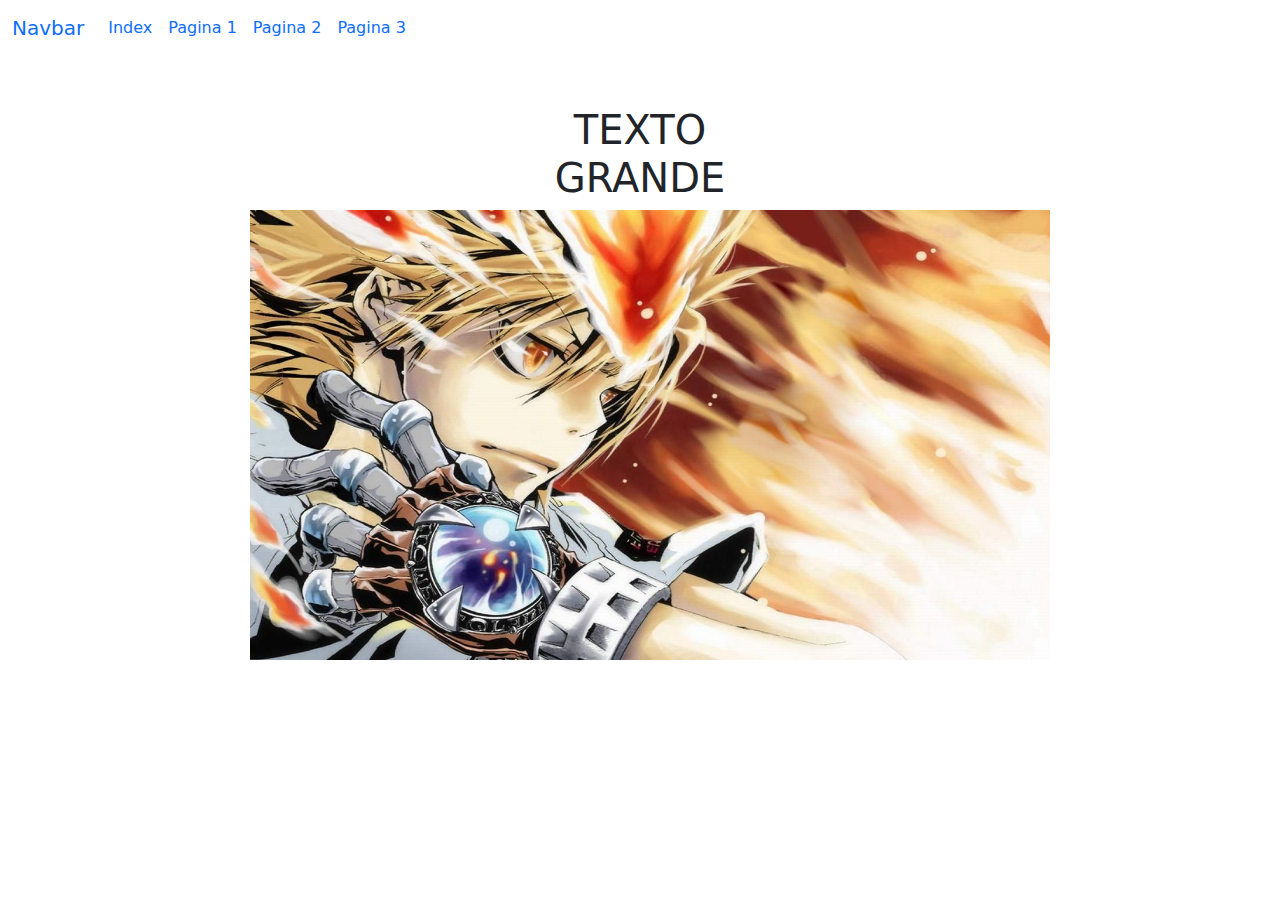
<file: index.html>
<!DOCTYPE html>
<html lang="en">
<head>
    <meta charset="UTF-8">
    <meta name="viewport" content="width=device-width, initial-scale=1.0">
    <title>Index</title>
    <link rel="stylesheet" href="css/bootstrap.min.css">
<link rel="stylesheet" href="css/ind.css">
</head>
<body>

    <nav class="navbar navbar-expand-lg bg-body-tertiary">
        <div class="container-fluid">
          <a class="navbar-brand" href="#">Navbar</a>
          <button class="navbar-toggler" type="button" data-bs-toggle="collapse" data-bs-target="#navbarNav" aria-controls="navbarNav" aria-expanded="false" aria-label="Toggle navigation">
            <span class="navbar-toggler-icon"></span>
          </button>
          <div class="collapse navbar-collapse" id="navbarNav">
            <ul class="navbar-nav">
              <li class="nav-item">
                <a class="nav-link active" aria-current="page" href="index.html">Index</a>
              </li>
              <li class="nav-item">
                <a class="nav-link active" aria-current="page" href="pagina1.html">Pagina 1</a>
              </li>
              <li class="nav-item">
                <a class="nav-link" href="pagina2.html">Pagina 2</a>
              </li>
              <li class="nav-item">
                <a class="nav-link" href="pagina3.html">Pagina 3</a>
              </li>
            </ul>
          </div>
        </div>
      </nav>

      <section class="cont">
<h1>TEXTO GRANDE</h1>
 <img src="tsuna.jpg" alt="imagen" width="800px" class="im"  >

</section>

    
</body>
</html>
</file>
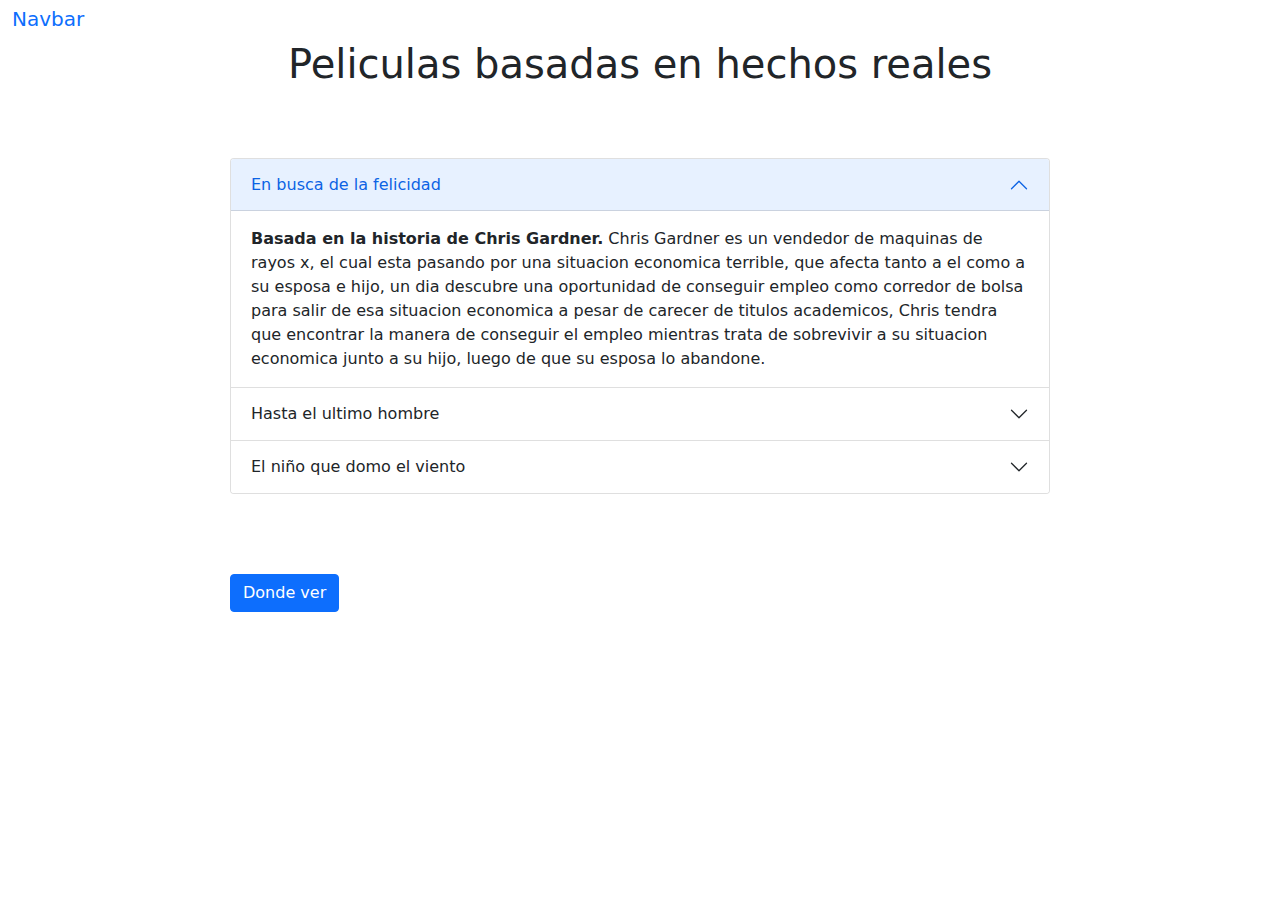
<file: pagina1.html>
<!DOCTYPE html>
<html lang="en">
<head>
    <meta charset="UTF-8">
    <meta name="viewport" content="width=device-width, initial-scale=1.0">
    <title>Pagina 1</title>
    <link rel="stylesheet" href="css/bootstrap.min.css">
    <link rel="stylesheet" href="css/ind.css">
</head>
<body>
  <nav class=    <nav class="navbar navbar-expand-lg bg-body-tertiary">
    <div class="container-fluid">
      <a class="navbar-brand" href="#">Navbar</a>
      <button class="navbar-toggler" type="button" data-bs-toggle="collapse" data-bs-target="#navbarNav" aria-controls="navbarNav" aria-expanded="false" aria-label="Toggle navigation">
        <span class="navbar-toggler-icon"></span>
      </button>
      <div class="collapse navbar-collapse" id="navbarNav">
        <ul class="navbar-nav">
          <li class="nav-item">
            <a class="nav-link active" aria-current="page" href="index.html">Index</a>
          </li>
          <li class="nav-item">
            <a class="nav-link active" aria-current="page" href="pagina1.html">Pagina 1</a>
          </li>
          <li class="nav-item">
            <a class="nav-link" href="pagina2.html">Pagina 2</a>
          </li>
          <li class="nav-item">
            <a class="nav-link" href="pagina3.html">Pagina 3</a>
          </li>
        </ul>
      </div>
    </div>
  </nav>



<h1>Peliculas basadas en hechos reales</h1>
<section class="cont2">

  <div class="accordion" id="accordionExample">
  <div class="accordion-item">
    <h2 class="accordion-header">
      <button class="accordion-button" type="button" data-bs-toggle="collapse" data-bs-target="#collapseOne" aria-expanded="true" aria-controls="collapseOne">
        En busca de la felicidad
      </button>
    </h2>
    <div id="collapseOne" class="accordion-collapse collapse show" data-bs-parent="#accordionExample">
      <div class="accordion-body">
        <strong>Basada en la historia de Chris Gardner.</strong> Chris Gardner es un vendedor de maquinas de rayos x, el cual esta pasando por una situacion economica terrible, que afecta tanto a el como a su esposa e hijo, un dia descubre una oportunidad de conseguir empleo como corredor de bolsa para salir de esa situacion economica a pesar de carecer de titulos academicos, Chris tendra que encontrar la manera de conseguir el empleo mientras trata de sobrevivir a su situacion economica junto a su hijo, luego de que su esposa lo abandone.
      </div>
    </div>
  </div>
  <div class="accordion-item">
    <h2 class="accordion-header">
      <button class="accordion-button collapsed" type="button" data-bs-toggle="collapse" data-bs-target="#collapseTwo" aria-expanded="false" aria-controls="collapseTwo">
        Hasta el ultimo hombre
      </button>
    </h2>
    <div id="collapseTwo" class="accordion-collapse collapse" data-bs-parent="#accordionExample">
      <div class="accordion-body">
        <strong>Basada en la historia de Desmond Doss.</strong> Desmond Doss es un chico judio muy creyente el cual se enlista en el ejercito como medico y objetor de consciencia para ayudar a su pais en la segunda guerra mundial, salvando a mas de 75 soldados sin portar ni usar ninguna sola arma.  
      </div>
    </div>
  </div>
  <div class="accordion-item">
    <h2 class="accordion-header">
      <button class="accordion-button collapsed" type="button" data-bs-toggle="collapse" data-bs-target="#collapseThree" aria-expanded="false" aria-controls="collapseThree">
        El niño que domo el viento
      </button>
    </h2>
    <div id="collapseThree" class="accordion-collapse collapse" data-bs-parent="#accordionExample">
      <div class="accordion-body">
        <strong>Basada en la historia de William Kamkwamba.</strong> William Kamkwamba es un chico residente de malawai, africa, donde al igual que todos, su forma de vida esta por debajo de los estandares de otros paises, hasta que un dia una hambruna acecha a su pueblo, sin ayuda del gobierno corrupto, William emprende la idea de construir una maquina que logre dar electricidad para sacar agua de las profundidades y poder sembrar cosecha para sobrevivir.
      </div>
    </div>
  </div>
</div>



</section>

<section class="con15">
  <!-- Button trigger modal -->
<button type="button" class="btn btn-primary" data-bs-toggle="modal" data-bs-target="#staticBackdrop">
 Donde ver
</button>

<!-- Modal -->
<div class="modal fade" id="staticBackdrop" data-bs-backdrop="static" data-bs-keyboard="false" tabindex="-1" aria-labelledby="staticBackdropLabel" aria-hidden="true">
  <div class="modal-dialog">
    <div class="modal-content">
      <div class="modal-header">
        <h1 class="modal-title fs-5" id="staticBackdropLabel">Plataformas</h1>
        <button type="button" class="btn-close" data-bs-dismiss="modal" aria-label="Close"></button>
      </div>
      <div class="modal-body">
        <ul>
<li>En busca de la felicidad: Netflix, Claro-Video, Max, Amazon Prime, Youtube, Google Play Peliculas</li>
<li>Hasta el ultimo hombre: Max, Amazon Prime, Youtube</li>
<li>El niño que domo el viento: Netflix(Exclusivo)</li>
        </ul>
      </div>
      <div class="modal-footer">
        <button type="button" class="btn btn-secondary" data-bs-dismiss="modal">Cerrar</button>
        <button type="button" class="btn btn-primary">Entendido</button>
      </div>
    </div>
  </div>
</div>
</section>




<script src="css/bootstrap.bundle.min.js"></script>
</body>
</html>
</file>
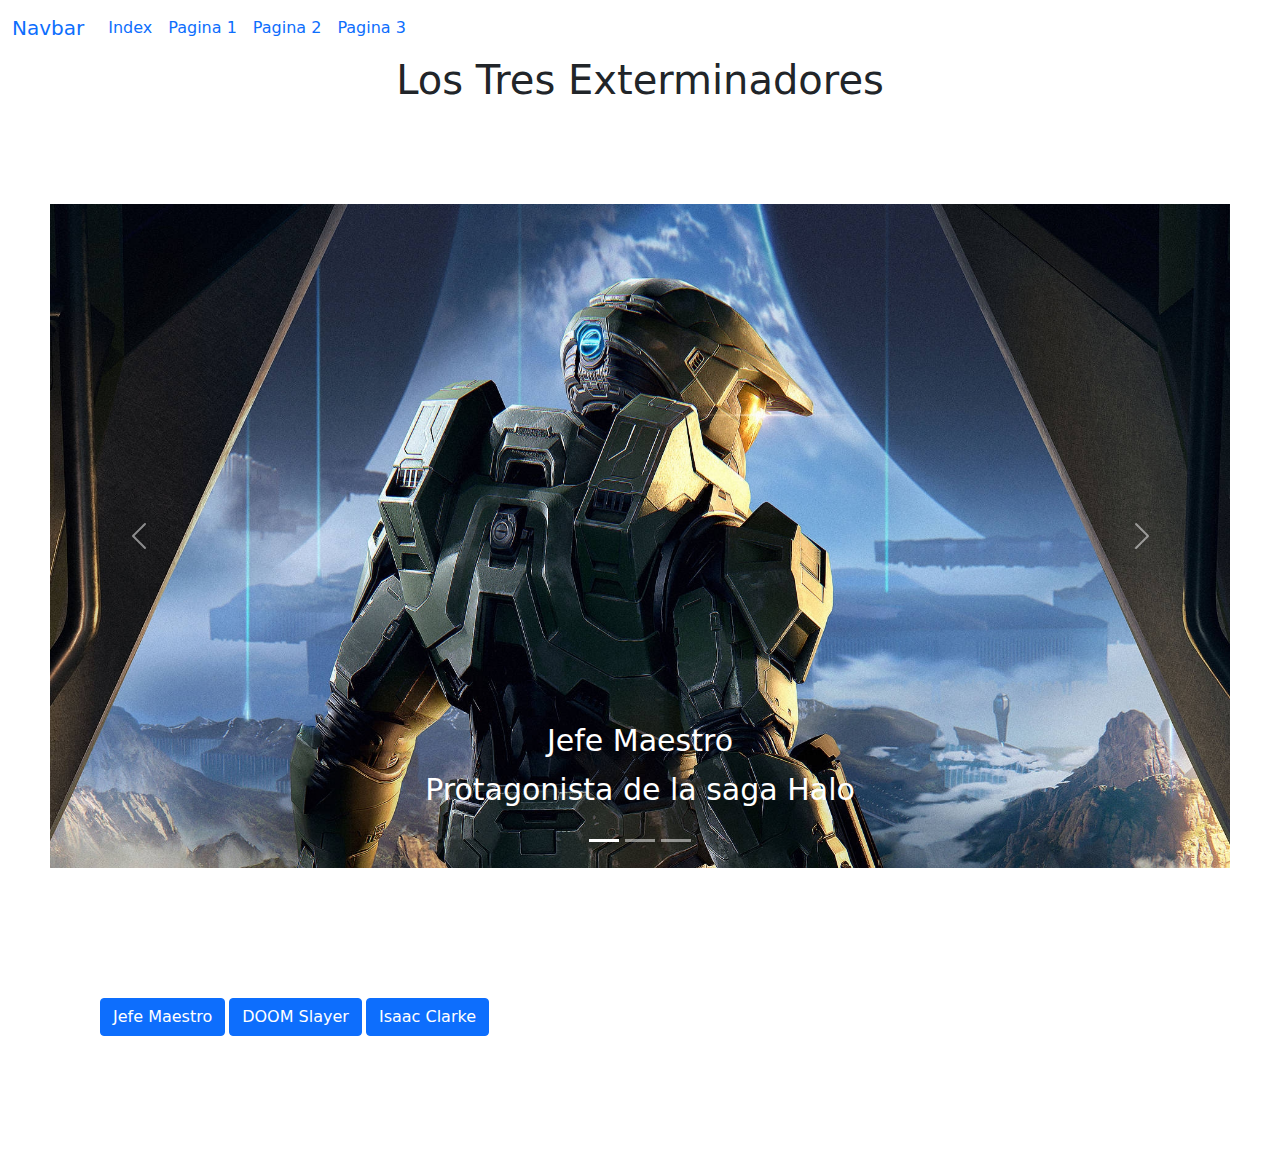
<file: pagina2.html>
<!DOCTYPE html>
<html lang="en">
<head>
    <meta charset="UTF-8">
    <meta name="viewport" content="width=device-width, initial-scale=1.0">
    <title>Pagina 2</title>
    <link rel="stylesheet" href="css/bootstrap.min.css">
    <link rel="stylesheet" href="css/ind.css">
</head>
<body>

  <nav class="navbar navbar-expand-lg bg-body-tertiary">
    <div class="container-fluid">
      <a class="navbar-brand" href="#">Navbar</a>
      <button class="navbar-toggler" type="button" data-bs-toggle="collapse" data-bs-target="#navbarNav" aria-controls="navbarNav" aria-expanded="false" aria-label="Toggle navigation">
        <span class="navbar-toggler-icon"></span>
      </button>
      <div class="collapse navbar-collapse" id="navbarNav">
        <ul class="navbar-nav">
          <li class="nav-item">
            <a class="nav-link active" aria-current="page" href="index.html">Index</a>
          </li>
          <li class="nav-item">
            <a class="nav-link active" aria-current="page" href="pagina1.html">Pagina 1</a>
          </li>
          <li class="nav-item">
            <a class="nav-link" href="pagina2.html">Pagina 2</a>
          </li>
          <li class="nav-item">
            <a class="nav-link" href="pagina3.html">Pagina 3</a>
          </li>
        </ul>
      </div>
    </div>
  </nav>
<h1>Los Tres Exterminadores</h1>
      <section class="cont3">
  
        <div id="carouselExampleCaptions" class="carousel slide">
          <div class="carousel-indicators">
            <button type="button" data-bs-target="#carouselExampleCaptions" data-bs-slide-to="0" class="active" aria-current="true" aria-label="Slide 1"></button>
            <button type="button" data-bs-target="#carouselExampleCaptions" data-bs-slide-to="1" aria-label="Slide 2"></button>
            <button type="button" data-bs-target="#carouselExampleCaptions" data-bs-slide-to="2" aria-label="Slide 3"></button>
          </div>
          <div class="carousel-inner">
            <div class="carousel-item active">
              <img src="master.jpg" class="d-block w-100" alt="Master">
              <div class="carousel-caption d-none d-md-block">
                <h5 class="tit">Jefe Maestro</h5>
                <p class="desp">Protagonista de la saga Halo</p>
              </div>
            </div>
            <div class="carousel-item">
              <img src="doom.jpeg" class="d-block w-100" alt="Doom">
              <div class="carousel-caption d-none d-md-block">
                <h5 class="tit">DOOM Slayer</h5>
                <p class="desp">Protagonista de la saga DOOM</p>
              </div>
            </div>
            <div class="carousel-item">
              <img src="isaac.jpg" class="d-block w-100" alt="Isaac">
              <div class="carousel-caption d-none d-md-block">
                <h5 class="tit">Isaac Clarke</h5>
                <p class="desp">Protagonista de la trilogia Dead Space</p>
              </div>
            </div>
          </div>
          <button class="carousel-control-prev" type="button" data-bs-target="#carouselExampleCaptions" data-bs-slide="prev">
            <span class="carousel-control-prev-icon" aria-hidden="true"></span>
            <span class="visually-hidden">Previous</span>
          </button>
          <button class="carousel-control-next" type="button" data-bs-target="#carouselExampleCaptions" data-bs-slide="next">
            <span class="carousel-control-next-icon" aria-hidden="true"></span>
            <span class="visually-hidden">Next</span>
          </button>
        </div>



      </section>

   <section class="cont35">
    <p class="d-inline-flex gap-1">
      <a class="btn btn-primary" data-bs-toggle="collapse" href="#multiCollapseExample1" role="button" aria-expanded="false" aria-controls="multiCollapseExample1">Jefe Maestro</a>
      <button class="btn btn-primary" type="button" data-bs-toggle="collapse" data-bs-target="#multiCollapseExample2" aria-expanded="false" aria-controls="multiCollapseExample2">DOOM Slayer</button>
      <button class="btn btn-primary" type="button" data-bs-toggle="collapse" data-bs-target="#multiCollapseExample3" aria-expanded="false" aria-controls="multiCollapseExample3">Isaac Clarke</button>

    </p>
    <div class="row">
      <div class="col">
        <div class="collapse multi-collapse" id="multiCollapseExample1">
          <div class="card card-body" id="car">
            Jefe Maestro, conocido como Jhon 117, es un soldado de la unidad de soldados de elite Spartan de la U.N.S.C, una unidad la cual son supersoldados mejorados fisicamente para la batalla en contra de la raza extraterrestre "Covenant", fue raptado de niño para entrar a este programa, siendo el numero "117" de entre los demas sujetos de prueba, sus resultados fueron tan grandes que fue considerado lider de las unidades Spartan, sus logros hacen que se gane su apodo "Jefe Maestro", que ademas de haber participado en mas de 200 campañas diferentes contra los covenant, se encuentra haber exterminado a la raza parasitaria "Flood", haber evitado que la raza "Forerruner" destruyera la tierra y demas planetas, evitar la activacion de los Halo y con ello la destruccion del Universo etc.
          </div>
        </div>
      </div>
      <div class="col">
        <div class="collapse multi-collapse" id="multiCollapseExample2">
          <div class="card card-body" id="car">
            El DOOM Slayer, antes conocido como DOOM Guy, es un soldado marine de elite, considerado uno de los mejores, el cual un dia fue arrestado en una base espacial de marte por desobedecer ordenes, la base comandada por la U.A.C estaba encargada de hacer experimentos de portales dimensionales entre las lunas de marte, pero un dia de uno de los portales salen Demonios, los cuales empiezan a destruir y asesinar a todo y a todos en la base, Doom Slayer sorprendentemente fue capaz de repeler a todos los demonios hasta llegar a lo que resulto ser "El infierno" y asesino al jefe de la invasion a la base, al regresar siguio matando a Demonios en la tierra hasta matar al llamado "Icono del pecado" salvando a la tierra, aqui empezo su leyenda de Caza-demonios luego de enterarse que los demonios mataron a su mascota conejo "Daisy", jurando matar absolutamente a cada demonio, cosa que empezo a cumplir cuando se quedo en el infierno para evitar que los demonios siguieran invadiendo la tierra luego de que matara a la reina de los demonios, ahi fue cuando una raza llamada los "Mayker" lo encontraron y seleccionaron para ser mejorado con una fuerza equiparable a un Dios, lo cual le permitiria cumplir su promesa en un futuro proximo.
          </div>
        </div>
      </div>
    </div>
    <div class="col">
      <div class="collapse multi-collapse" id="multiCollapseExample3">
        <div class="card card-body" id="car">
          Isaac Clarke, es un ingeniero de la compañia extractora de planetas "CEC", el cual tuvo la mala suerte de que el infierno en la tierra se presentara ante el cuando fue a buscar a su novia "Nicole Breenan" en la primera extractora de planetas la "USG ISHIMURA", la cual habia perdido contacto con las bases desde su visita al planeta "AEGIS VII", Isaac junto con un equipo van a investigar que paso para poder ayudar y arreglar cualquier desperfecto, pero al llegar se topan con gran parte de la tripulacion convertidos en grotescas criaturas conocidas como "Necromorfos", Isaac ingenio su huida aun sin tener entrenamiento militar, uso unas cuentas herramientas de mineria y tras eliminar a una gran cantidad de Necromorfos, reparar varias cosas, sufrir unas perdidas y traiciones, Isaac descubre lo que paso con su novia y lo que ocasiono el brote, devolviendo el artefacto que lo provoco y explotando el planeta mediante el trozo de planeta extraido, lamentablemente su mente no se salvo, por lo que las consecuencias de estar en contacto con ese artefacto, haran que su lucha este lejos de terminar.
      </div>
    </div>
  </div>


   </section>
<script src="css/bootstrap.bundle.min.js"></script>
</body>
</html>
</file>
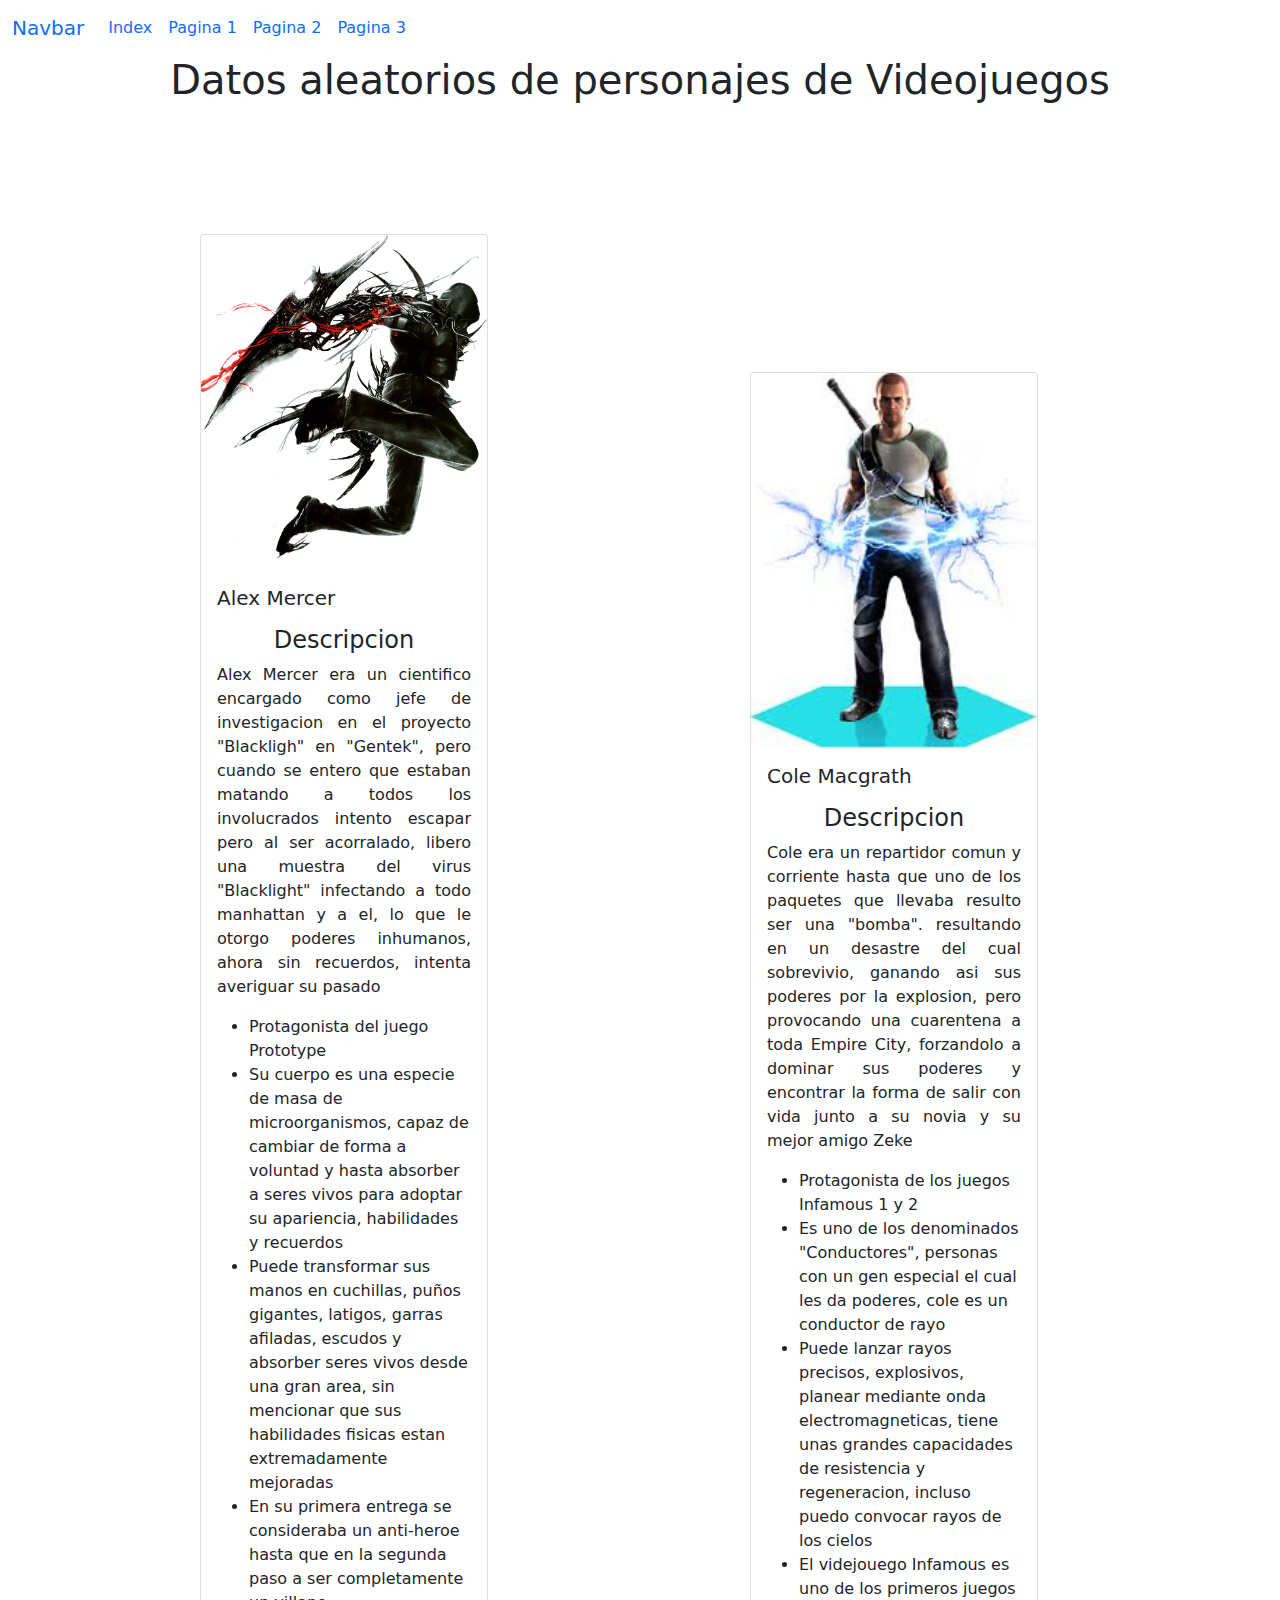
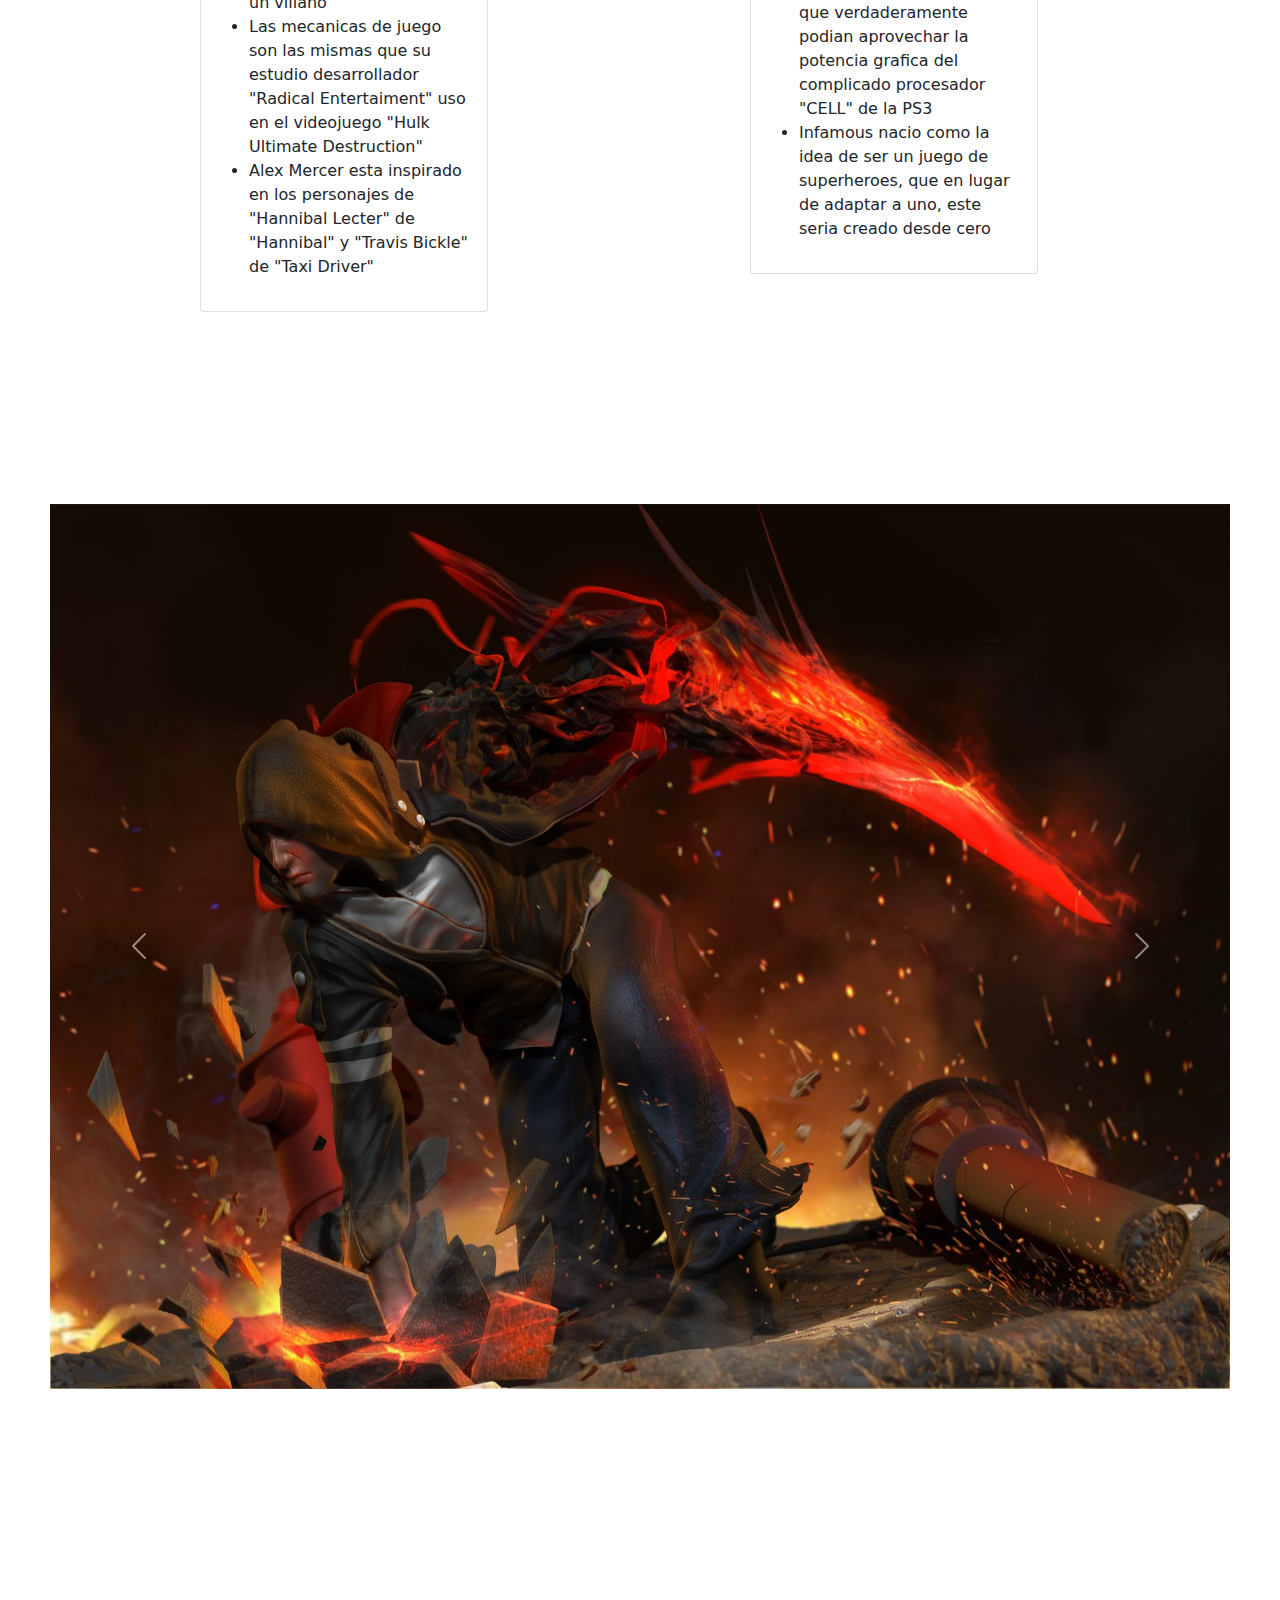
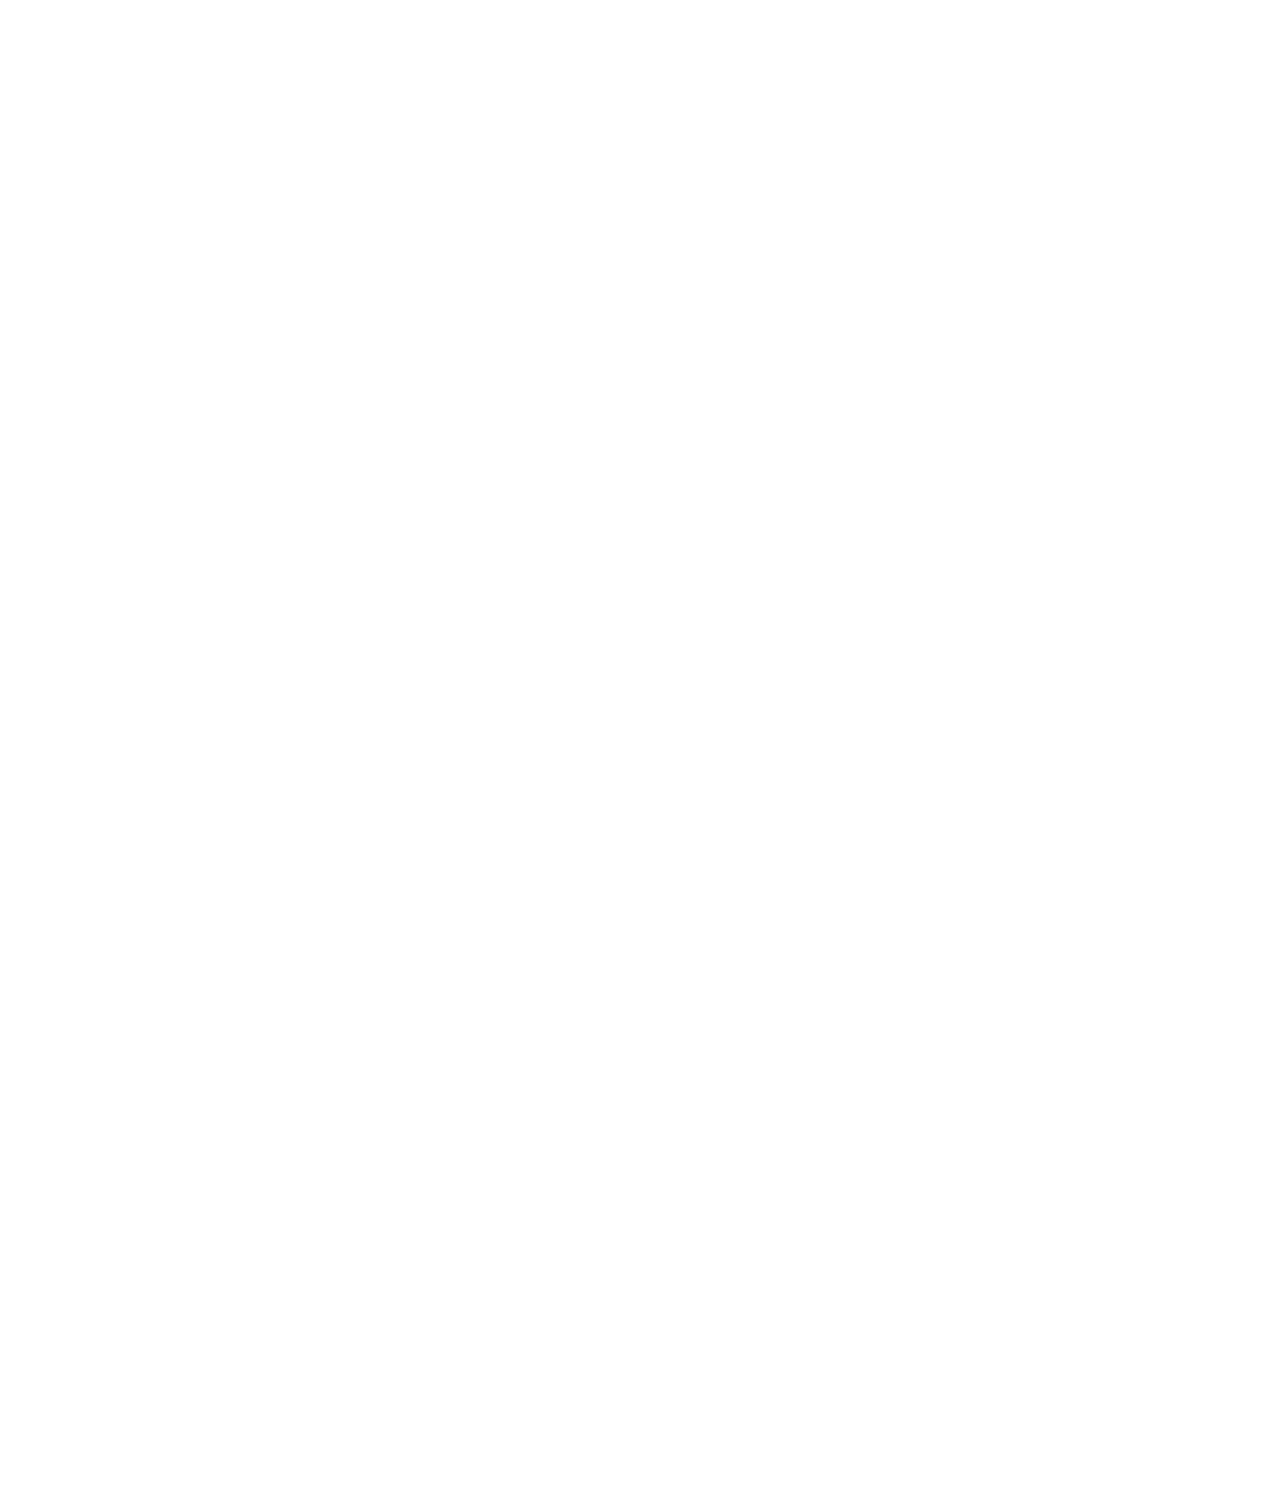
<file: pagina3.html>
<!DOCTYPE html>
<html lang="en">
<head>
    <meta charset="UTF-8">
    <meta name="viewport" content="width=device-width, initial-scale=1.0">
    <title>Pagina 3</title>
    <link rel="stylesheet" href="css/bootstrap.min.css">
    <link rel="stylesheet" href="css/ind.css">
</head>
<body>
  <nav class="navbar navbar-expand-lg bg-body-tertiary">
    <div class="container-fluid">
      <a class="navbar-brand" href="#">Navbar</a>
      <button class="navbar-toggler" type="button" data-bs-toggle="collapse" data-bs-target="#navbarNav" aria-controls="navbarNav" aria-expanded="false" aria-label="Toggle navigation">
        <span class="navbar-toggler-icon"></span>
      </button>
      <div class="collapse navbar-collapse" id="navbarNav">
        <ul class="navbar-nav">
          <li class="nav-item">
            <a class="nav-link active" aria-current="page" href="index.html">Index</a>
          </li>
          <li class="nav-item">
            <a class="nav-link active" aria-current="page" href="pagina1.html">Pagina 1</a>
          </li>
          <li class="nav-item">
            <a class="nav-link" href="pagina2.html">Pagina 2</a>
          </li>
          <li class="nav-item">
            <a class="nav-link" href="pagina3.html">Pagina 3</a>
          </li>
        </ul>
      </div>
    </div>
  </nav>



  
<h1 >Datos aleatorios de personajes de Videojuegos</h1>

<section class="cont4">

  <div class="card" style="width: 18rem;">
    <img src="mercer.png" class="card-img-top" alt="alex">
    <div class="card-body">
      <h5 class="card-title">Alex Mercer</h5>
      <p class="card-text">
        <h4 style="text-align: center;">Descripcion</h3>
          <p>Alex Mercer era un cientifico encargado como jefe de investigacion en el proyecto "Blackligh" en "Gentek", pero cuando se entero que estaban matando a todos los involucrados intento escapar pero al ser acorralado, libero una muestra del virus "Blacklight" infectando a todo manhattan y a el, lo que le otorgo poderes inhumanos, ahora sin recuerdos, intenta averiguar su pasado</p>
      <ul>

        
        <li>Protagonista del juego Prototype</li>
      <li>Su cuerpo es una especie de masa de microorganismos, capaz de cambiar de forma a voluntad y hasta absorber a seres vivos para adoptar su apariencia, habilidades y recuerdos</li>
      <li> Puede transformar sus manos en cuchillas, puños gigantes, latigos, garras afiladas, escudos y absorber seres vivos desde una gran area, sin mencionar que sus habilidades fisicas estan extremadamente mejoradas</li>
      <li>En su primera entrega se consideraba un anti-heroe hasta que en la segunda paso a ser completamente un villano</li>
      <li>Las mecanicas de juego son las mismas que su estudio desarrollador "Radical Entertaiment" uso en el videojuego "Hulk Ultimate Destruction" </li>
   <li>Alex Mercer esta inspirado en los personajes de "Hannibal Lecter" de "Hannibal" y "Travis Bickle" de "Taxi Driver"</li>
    </ul>  
      </p>

    </div>
  </div>


</section>

<section class="cont45">
  <div class="card" style="width: 18rem;">
    <img src="cole.jpeg" class="card-img-top" alt="macgrath" >
    <div class="card-body">
      <h5 class="card-title">Cole Macgrath</h5>
      <p class="card-text">
        <h4 style="text-align: center;">Descripcion</h3>
          <p>Cole era un repartidor comun y corriente hasta que uno de los paquetes que llevaba resulto ser una "bomba". resultando en un desastre del cual sobrevivio, ganando asi sus poderes por la explosion, pero provocando una cuarentena a toda Empire City, forzandolo a dominar sus poderes y encontrar la forma de salir con vida junto a su novia y su mejor amigo Zeke</p>
        <ul>

          <li>Protagonista de los juegos Infamous 1 y 2</li>

          <li>Es uno de los denominados "Conductores", personas con un gen especial el cual les da poderes, cole es un conductor de rayo</li>
          <li>Puede lanzar rayos precisos, explosivos, planear mediante onda electromagneticas, tiene unas grandes capacidades de resistencia y regeneracion, incluso puedo convocar rayos de los cielos</li>
          <li>El videjouego Infamous es uno de los primeros juegos que verdaderamente podian aprovechar la potencia grafica del complicado procesador "CELL" de la PS3</li>
          <li>Infamous nacio como la idea de ser un juego de superheroes, que en lugar de adaptar a uno, este seria creado desde cero</li>
        </ul>


      </p>
     
    </div>
  </div>



</section >

<section class="cont48">
  <div id="carouselExample" class="carousel slide">
    <div class="carousel-inner">
      <div class="carousel-item active">
        <img src="alex.jpg" class="d-block w-100" alt="mercer">
      </div>
      <div class="carousel-item">
        <img src="infamous.jpg" class="d-block w-100" alt="...">
      </div>
      <div class="carousel-item">
        <img src="vs.jpg" class="d-block w-100" alt="...">
      </div>
    </div>
    <button class="carousel-control-prev" type="button" data-bs-target="#carouselExample" data-bs-slide="prev">
      <span class="carousel-control-prev-icon" aria-hidden="true"></span>
      <span class="visually-hidden">Previous</span>
    </button>
    <button class="carousel-control-next" type="button" data-bs-target="#carouselExample" data-bs-slide="next">
      <span class="carousel-control-next-icon" aria-hidden="true"></span>
      <span class="visually-hidden">Next</span>
    </button>
  </div>


</section>

<script src="css/bootstrap.bundle.min.js"></script>
</body>
</html>
</file>
<file: css/ind.css>
h1{
    text-align: center;
}

.cont{

    margin: 100x 50px 100px 50px;
    padding: 50px 500px 50px 500px;
}

.im{
position: relative;
right: 250px;

}



.cont2{
margin: 50px 80px 50px 80px;
padding: 20px 150px 20px 150px;



}

.con15{
    margin: 50px 80px 50px 80px;
    padding: 10px 150px 10px 150px;
    

}



.cont3{

    margin: 100px 50px 100px 50px ;



}

.cont35{

    margin: 100px 50px 100px 50px;
   padding: 30px 20px 0px 50px;
}


.cont4{

margin: 100px 50px 100px 100px;

padding: 30px 100px 30px 100px;


}

p{
    text-align: justify;
}


.cont45{
    margin: 100px 100px 100px 50px;

    padding: 30px 100px 30px 100px;

  position: relative;

  bottom: 1700px;
  left: 600px;

}

.cont48{
    margin: 100px 50px 100px 50px ;
    position: relative;
    bottom: 1600px;
}

#barra{
    color: black;
}

.tit{
font-size: 30px;
}

.desp{
text-align: center;
font-size: 30px;

}

#car{
    text-align: justify;
}
</file>
